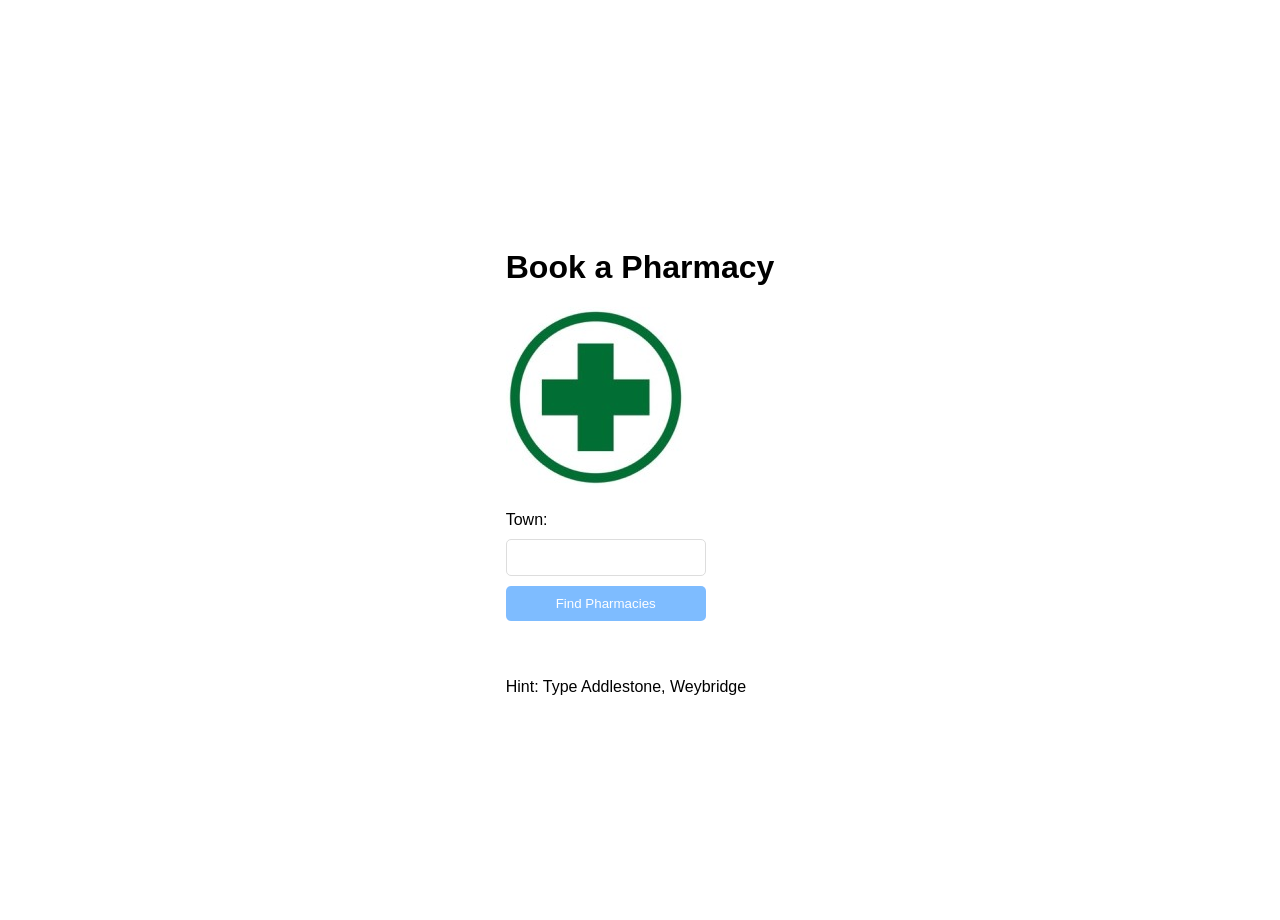
<file: index.html>
<!DOCTYPE html>
<html lang="en">
  <head>
    <meta charset="UTF-8" />
    <meta name="viewport" content="width=device-width, initial-scale=1.0" />
    <title>PharmaBook</title>
    <link rel="stylesheet" href="pharmastyle.css" />
  </head>
  <body>
    <div class="mainContainer">
      <div id="bookpharmacy">
        <h1>Book a Pharmacy</h1>
        <img src="plus.jpg" alt="Add" />
        <form id="postalCodeForm">
          <div class="formInputs">
            <label for="town">Town:</label>
            <input type="text" id="town" name="town" />
          </div>
          <button type="button" id="btnBookPharmacy">Find Pharmacies</button>
        </form>
        <br />
        <br />
        <p>Hint: Type Addlestone, Weybridge</p>
      </div>

      <div id="townresults">
        <h1>Results for</h1>
        <button type="button" id="btnSelectService">Select Service</button>
        <button type="button" class="btnBack" data-back-target="bookpharmacy">
          Back
        </button>
      </div>

      <div id="services">
        <h1>Available Services</h1>
        <button type="button" id="btnServices">Continue</button>
        <button type="button" class="btnBack" data-back-target="townresults">
          Back
        </button>
        <br />
        <div id="NHSPharmacyFirst"></div>
        <div id="NHSFree"></div>
        <div id="PrivateServices"></div>
      </div>

      <div id="selectservice">
        <h1>Selected Service</h1>
        <button type="button" class="btnBack" data-back-target="services">
          Back
        </button>
        <h1>Select Pharmacy</h1>
      </div>

      <div id="booktime">
        <h1>Book Timeslot</h1>
        <button type="button" id="btnBookTime">Book</button>
        <button type="button" class="btnBack" data-back-target="selectservice">
          Back
        </button>
      </div>

      <div id="clientdetail">
        <button type="button" class="btnBack" data-back-target="booktime">
          Back
        </button>

        <h1>Client Detail</h1>
        <form id="clientDetailForm">
          <div class="form-group">
            <label for="clientName">Name:</label>
            <input type="text" id="clientName" name="clientName" />
          </div>
          <div class="form-group">
            <label for="clientSurname">Surname:</label>
            <input type="text" id="clientSurname" name="clientSurname" />
          </div>
          <div class="form-group">
            <label for="clientEmail">Email:</label>
            <input type="email" id="clientEmail" name="clientEmail" />
          </div>
          <div class="form-group">
            <label for="clientPhone">Phone Number:</label>
            <input type="tel" id="clientPhone" name="clientPhone" />
          </div>
          <button type="submit" id="btnClientDetail">Book</button>
        </form>
      </div>

      <div id="confirmation">
        <h1>Confirmation</h1>
        <button type="button" id="btnConfirmation">Confirm</button>
        <button type="button" class="btnBack" data-back-target="clientdetail">
          Back
        </button>
      </div>
    </div>
    <script src="newpharmascript.js"></script>
  </body>
</html>
</file>
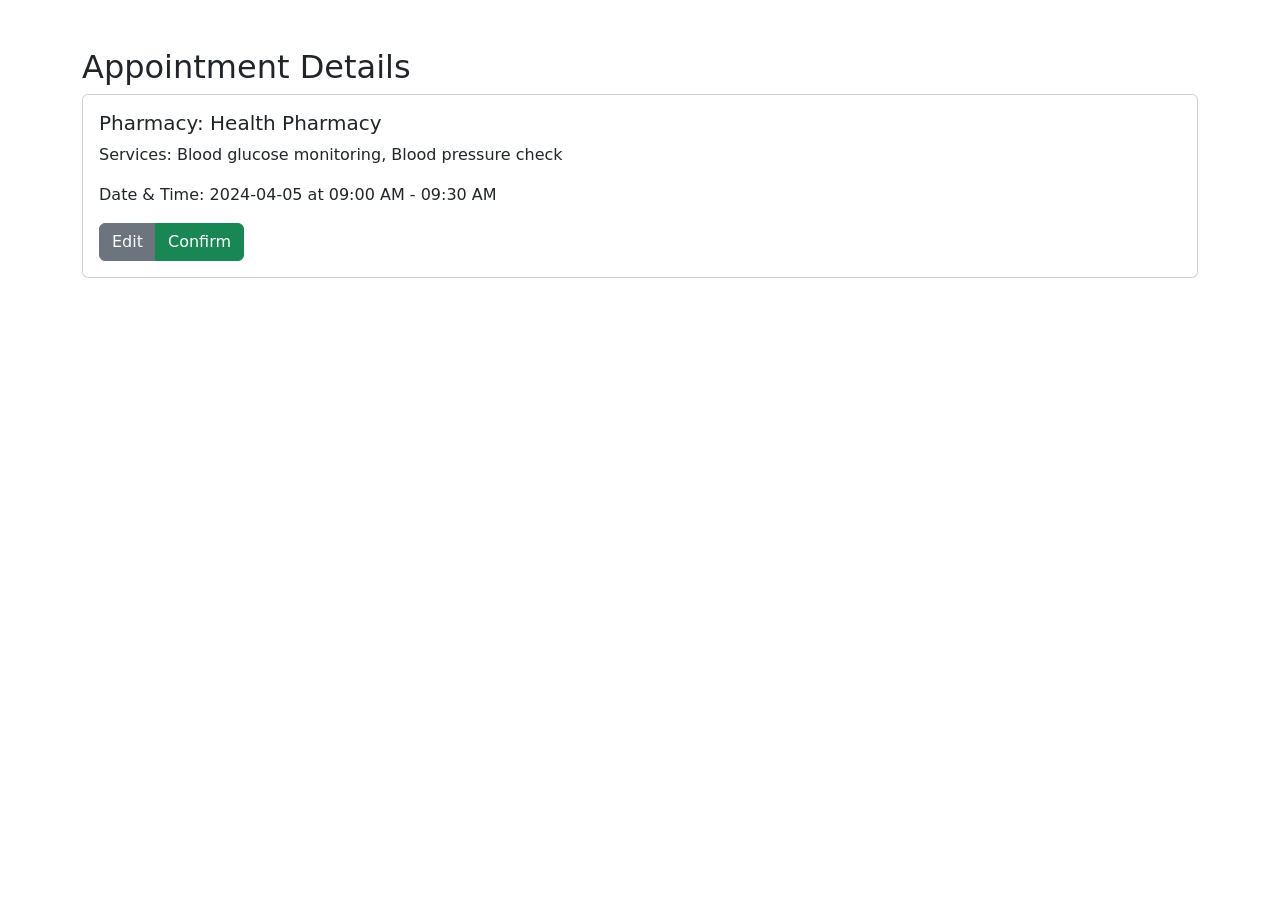
<file: appointment.html>
<!DOCTYPE html>
<html lang="en">
  <head>
    <!-- Required meta tags -->
    <meta charset="utf-8" />
    <meta name="viewport" content="width=device-width, initial-scale=1" />

    <!-- Bootstrap CSS -->
    <link
      href="https://cdn.jsdelivr.net/npm/bootstrap@5.0.2/dist/css/bootstrap.min.css"
      rel="stylesheet"
      crossorigin="anonymous"
    />

    <title>Booking Pharma</title>
  </head>
  <body>
    <!-- Navbar -->
    <!-- ... your navbar code ... -->

    <!-- Appointment Details Container -->
    <div class="container my-5">
      <h2>Appointment Details</h2>
      <div class="card">
        <div class="card-body">
          <h5 class="card-title" id="pharmacyName">Pharmacy: Loading...</h5>
          <p class="card-text" id="servicesList">Services: Loading...</p>
          <p class="card-text" id="appointmentDateTime">
            Date & Time: Loading...
          </p>

          <!-- Button Group for Edit and Confirm -->
          <div class="btn-group" role="group" aria-label="Basic example">
            <button type="button" id="editButton" class="btn btn-secondary">
              Edit
            </button>
            <button type="button" id="confirmButton" class="btn btn-success">
              Confirm
            </button>
          </div>
        </div>
      </div>
    </div>

    <!-- Bootstrap Bundle with Popper -->
    <script src="https://cdn.jsdelivr.net/npm/bootstrap@5.0.2/dist/js/bootstrap.bundle.min.js"></script>

    <!-- JavaScript to display the appointment details -->
    <script>
      // Example JSON object with appointment details
      const appointmentDetails = {
        pharmacy: {
          name: "Health Pharmacy",
          address: "123 Wellness Road, Healthville",
        },
        services: ["Blood glucose monitoring", "Blood pressure check"],
        date: "2024-04-05",
        time: "09:00 AM - 09:30 AM",
      };

      // Function to display the details
      function displayAppointmentDetails(details) {
        const pharmacyNameElement = document.getElementById("pharmacyName");
        const servicesListElement = document.getElementById("servicesList");
        const appointmentDateTimeElement = document.getElementById(
          "appointmentDateTime"
        );

        pharmacyNameElement.textContent = `Pharmacy: ${details.pharmacy.name}`;
        servicesListElement.textContent = `Services: ${details.services.join(
          ", "
        )}`;
        appointmentDateTimeElement.textContent = `Date & Time: ${details.date} at ${details.time}`;
      }

      // Add event listeners for the buttons
      document
        .getElementById("editButton")
        .addEventListener("click", function () {
          // TODO: Implement edit functionality
          console.log("Edit button clicked");
        });

      document
        .getElementById("confirmButton")
        .addEventListener("click", function () {
          // TODO: Implement confirm functionality
          console.log("Confirm button clicked");
        });

      // Call the function with the JSON object
      displayAppointmentDetails(appointmentDetails);
    </script>
  </body>
</html>
</file>
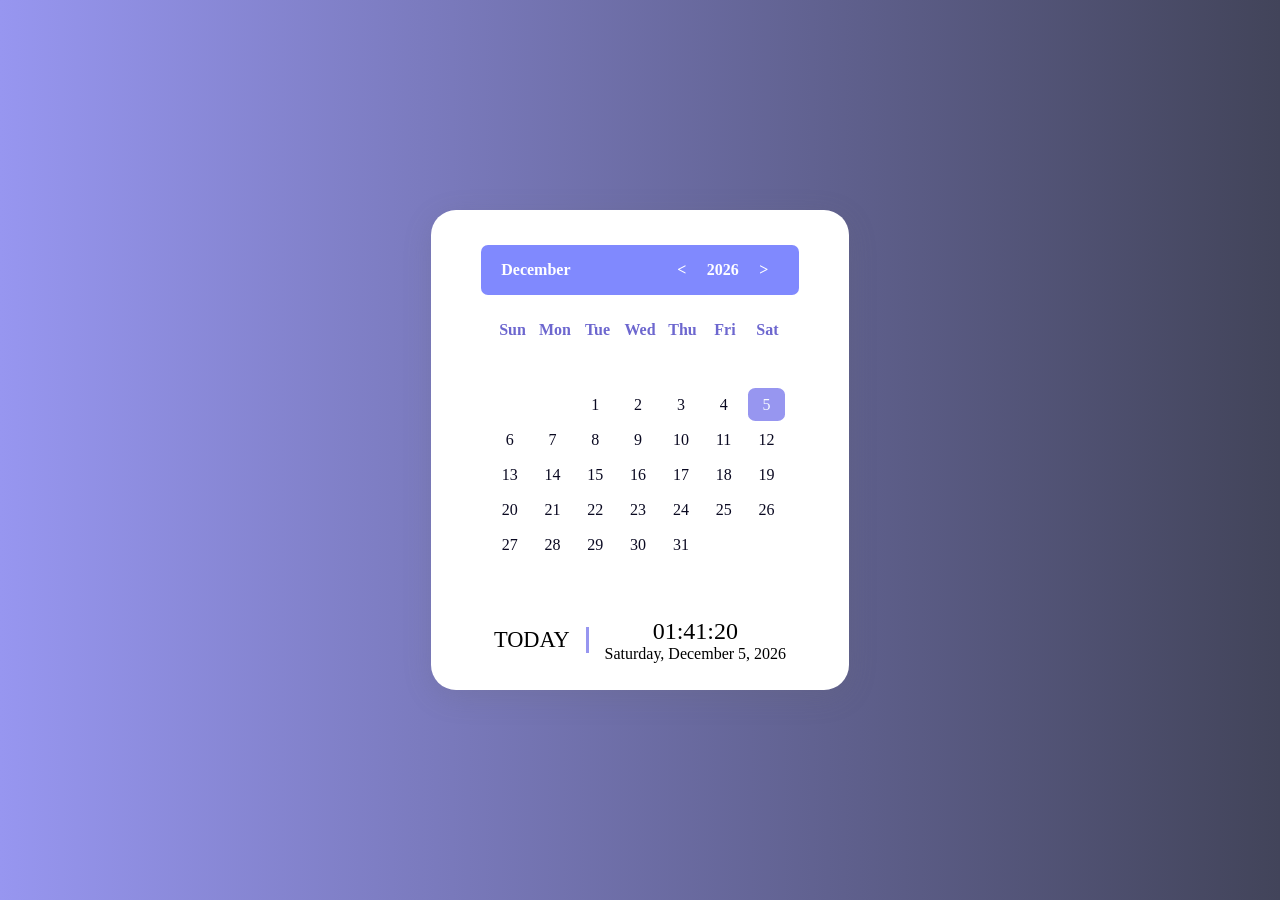
<file: calender.html>
<html lang="en">
  <head>
    <meta charset="UTF-8" />
    <meta http-equiv="X-UA-Compatible" content="IE=edge" />
    <meta name="viewport" content="width=device-width, initial-scale=1.0" />
    <title>Calendar</title>
    <link rel="stylesheet" href="calstyle.css" />
    <script src="calscript.js" defer></script>
  </head>

  <body>
    <div class="contianer">
      <div class="calendar">
        <div class="calendar-header">
          <span class="month-picker" id="month-picker"> May </span>
          <div class="year-picker" id="year-picker">
            <span class="year-change" id="pre-year">
              <pre><</pre>
            </span>
            <span id="year">2020 </span>
            <span class="year-change" id="next-year">
              <pre>></pre>
            </span>
          </div>
        </div>

        <div class="calendar-body">
          <div class="calendar-week-days">
            <div>Sun</div>
            <div>Mon</div>
            <div>Tue</div>
            <div>Wed</div>
            <div>Thu</div>
            <div>Fri</div>
            <div>Sat</div>
          </div>
          <div class="calendar-days"></div>
        </div>
        <div class="calendar-footer"></div>
        <div class="date-time-formate">
          <div class="day-text-formate">TODAY</div>
          <div class="date-time-value">
            <div class="time-formate">01:41:20</div>
            <div class="date-formate">03 - march - 2022</div>
          </div>
        </div>
        <div class="month-list"></div>
      </div>
    </div>
  </body>
</html>
</file>
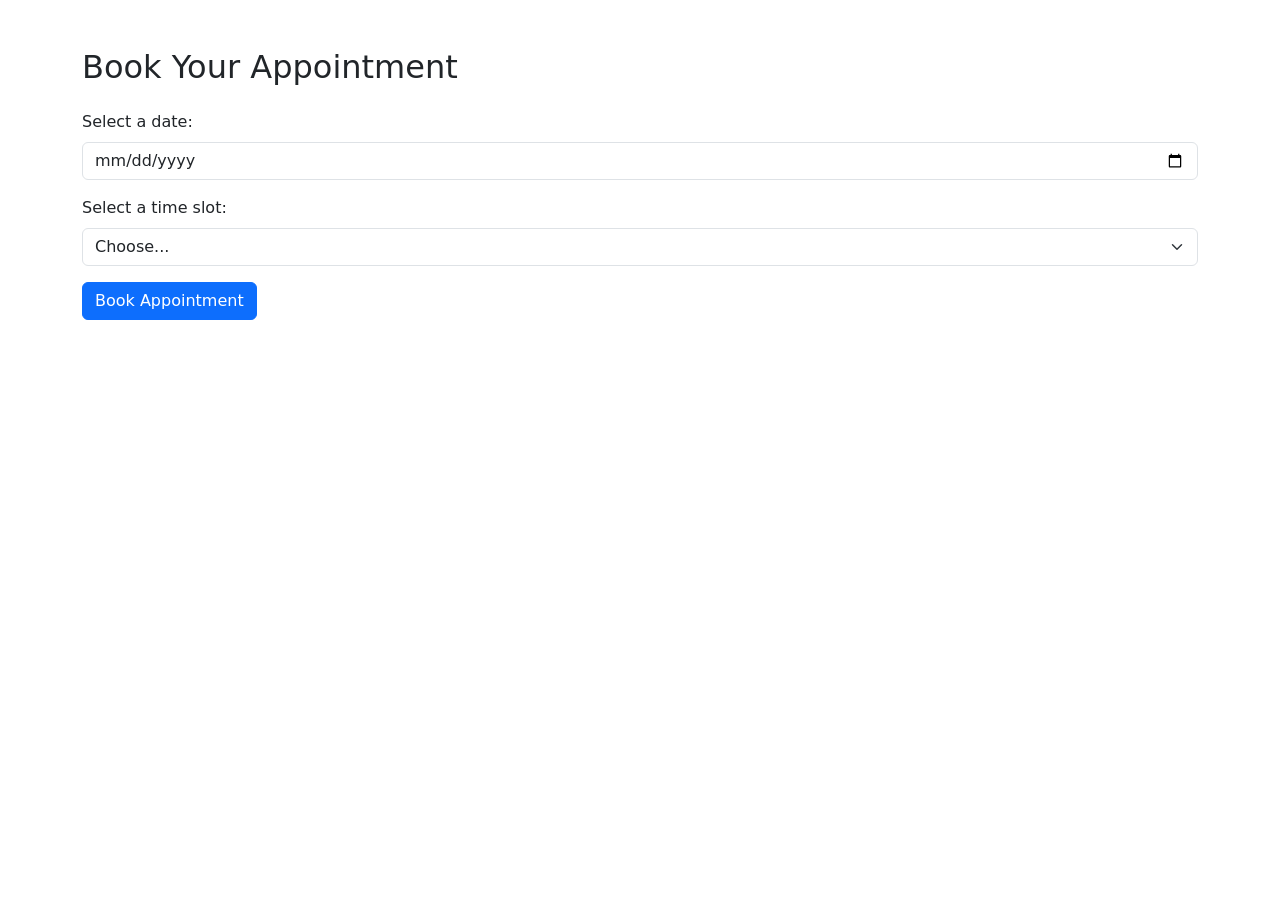
<file: dates.html>
<!DOCTYPE html>
<html lang="en">
  <head>
    <!-- Required meta tags -->
    <meta charset="utf-8" />
    <meta name="viewport" content="width=device-width, initial-scale=1" />

    <!-- Bootstrap CSS -->
    <link
      href="https://cdn.jsdelivr.net/npm/bootstrap@5.0.2/dist/css/bootstrap.min.css"
      rel="stylesheet"
      integrity="sha384-EVSTQN3/azprG1Anm3QDgpJLIm9Nao0Yz1ztcQTwFspd3yD65VohhpuuCOmLASjC"
      crossorigin="anonymous"
    />

    <title>Booking Pharma</title>
  </head>
  <body>
    <!-- Navbar -->
    <!-- ... your navbar code ... -->

    <!-- Appointment Booking Container -->
    <div class="container my-5">
      <h2>Book Your Appointment</h2>
      <form id="appointmentForm" class="my-4">
        <!-- Calendar Widget for Date Selection -->
        <div class="mb-3">
          <label for="dateInput" class="form-label">Select a date:</label>
          <input type="date" class="form-control" id="dateInput" required />
        </div>
        <!-- Time Slot Selection -->
        <div class="mb-3">
          <label for="timeSlotInput" class="form-label"
            >Select a time slot:</label
          >
          <select class="form-select" id="timeSlotInput" required>
            <option value="">Choose...</option>
            <option value="09:00">09:00 AM - 09:30 AM</option>
            <option value="09:30">09:30 AM - 10:00 AM</option>
            <!-- Add more time slots as needed -->
          </select>
        </div>
        <button type="submit" class="btn btn-primary">Book Appointment</button>
      </form>
    </div>

    <!-- Bootstrap Bundle with Popper -->
    <script src="https://cdn.jsdelivr.net/npm/bootstrap@5.0.2/dist/js/bootstrap.bundle.min.js"></script>

    <!-- Optional JavaScript to handle form submission -->
    <script>
      document
        .getElementById("appointmentForm")
        .addEventListener("submit", function (event) {
          event.preventDefault(); // Prevent the default form submit action
          const selectedDate = document.getElementById("dateInput").value;
          const selectedTimeSlot =
            document.getElementById("timeSlotInput").value;
          // TODO: Implement booking logic here
          console.log(
            "Appointment booked for:",
            selectedDate,
            "at",
            selectedTimeSlot
          );
          // You could make an AJAX request to your server here to record the booking
        });
    </script>
  </body>
</html>
</file>
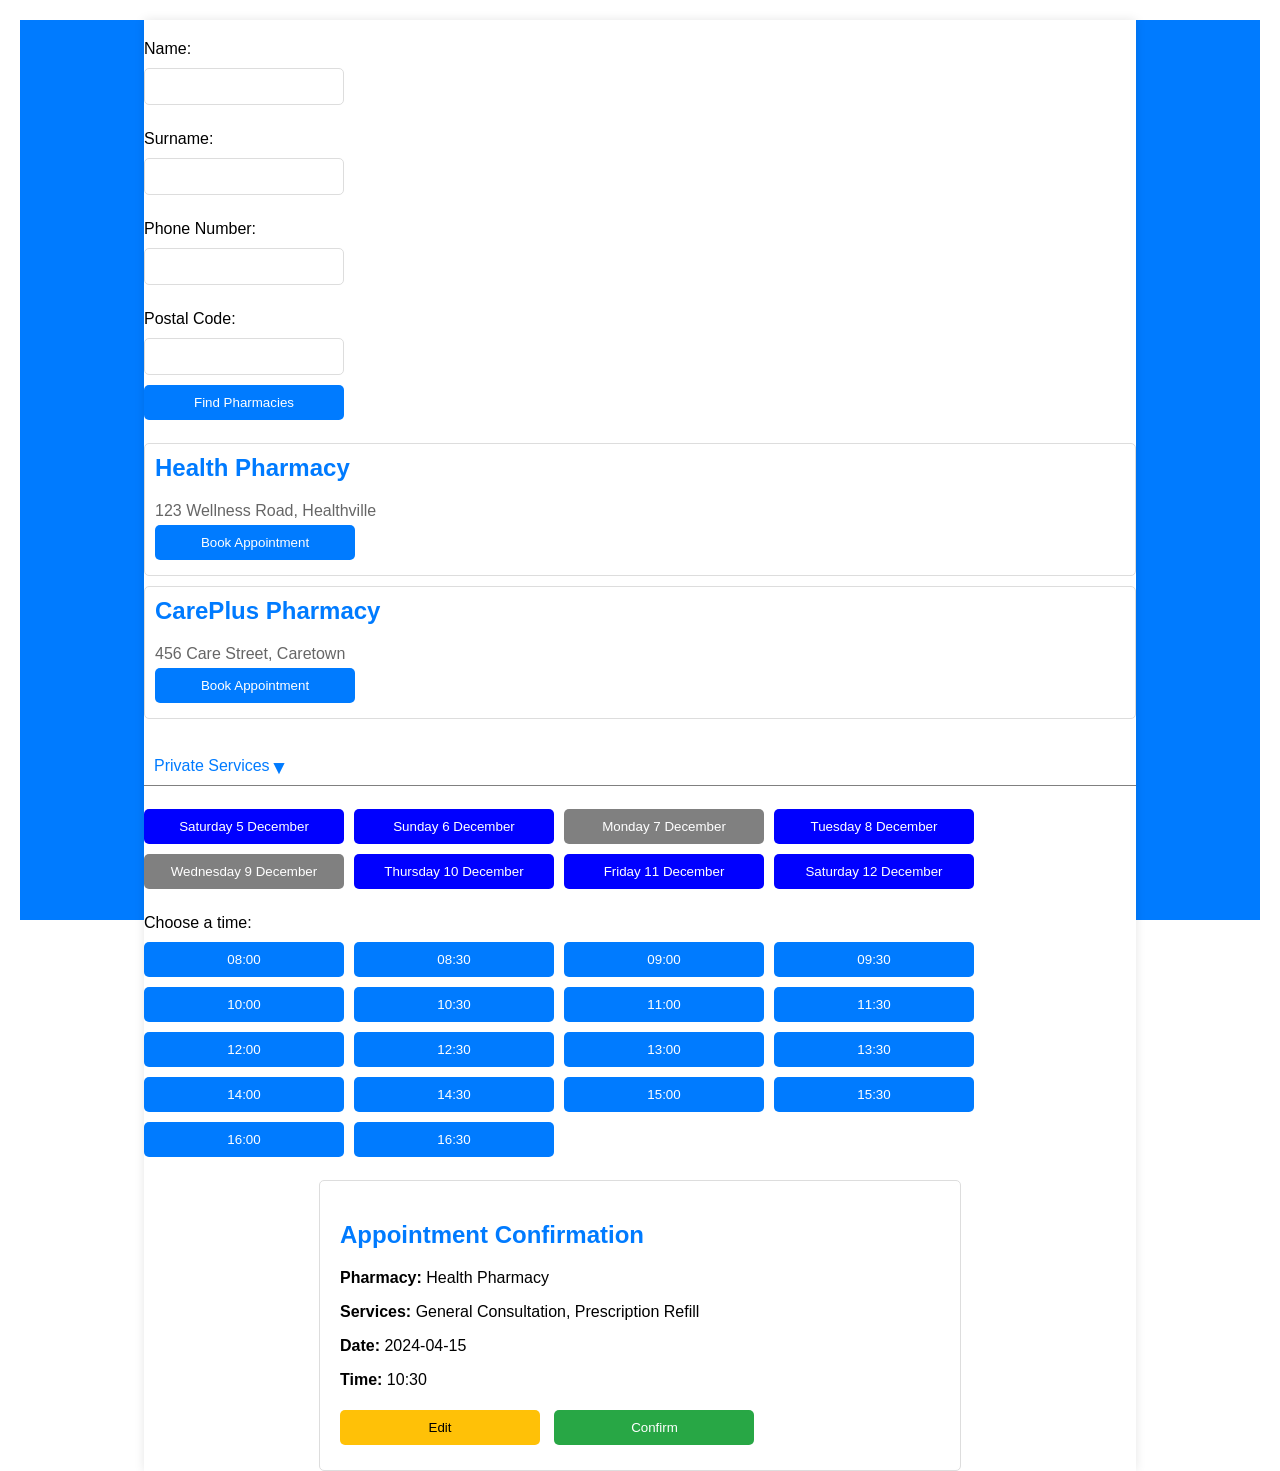
<file: demo.html>
<!DOCTYPE html>
<html lang="en">
  <head>
    <meta charset="UTF-8" />
    <meta name="viewport" content="width=device-width, initial-scale=1.0" />
    <title>Expandable Radio List</title>
    <link rel="stylesheet" href="style.css" />
  </head>
  <body>
    <div class="mainContainer">
      <!-- Sign Up -->
      <form id="postalCodeForm">
        <div class="formInputs">
          <!-- New container for inputs and labels -->
          <label for="name">Name:</label>
          <input type="text" id="name" name="name" />
          <label for="surname">Surname:</label>
          <input type="text" id="surname" name="surname" />
          <label for="phoneNumber">Phone Number:</label>
          <input type="text" id="phoneNumber" name="phoneNumber" />
          <label for="postalCode">Postal Code:</label>
          <input type="text" id="postalCode" name="postalCode" />
        </div>
        <button type="button" onclick="findPostalCode()">
          Find Pharmacies
        </button>
      </form>

      <br />

      <!-- Pharmacies -->
      <div id="pharmaciesList"></div>

      <br />
      <!-- List Container Start -->
      <div id="listContainer">
        <div class="listItem" onclick="toggleList()">Private Services</div>
        <form id="radioList" class="hidden"></form>
        <!-- Radio buttons will be appended here -->
        <!-- Postal Code Form remains the same -->
      </div>

      <br />

      <!-- Appointment -->
      <form id="appointmentForm">
        <div id="dateButtons"></div>
        <!-- Container for date buttons -->

        <label for="timeSlots">Choose a time:</label>
        <div id="timeSlots"></div>
        <!-- New container for time slot buttons -->
      </form>

      <br />

      <!-- Confirmation -->
      <div id="confirmationScreen">
        <h2>Appointment Confirmation</h2>
        <p><strong>Pharmacy:</strong> <span id="selectedPharmacy"></span></p>
        <p><strong>Services:</strong> <span id="selectedServices"></span></p>
        <p><strong>Date:</strong> <span id="selectedDate"></span></p>
        <p><strong>Time:</strong> <span id="selectedTime"></span></p>

        <button id="editButton">Edit</button>
        <button id="confirmButton">Confirm</button>
      </div>
    </div>
    <script src="script.js"></script>
  </body>
</html>
</file>
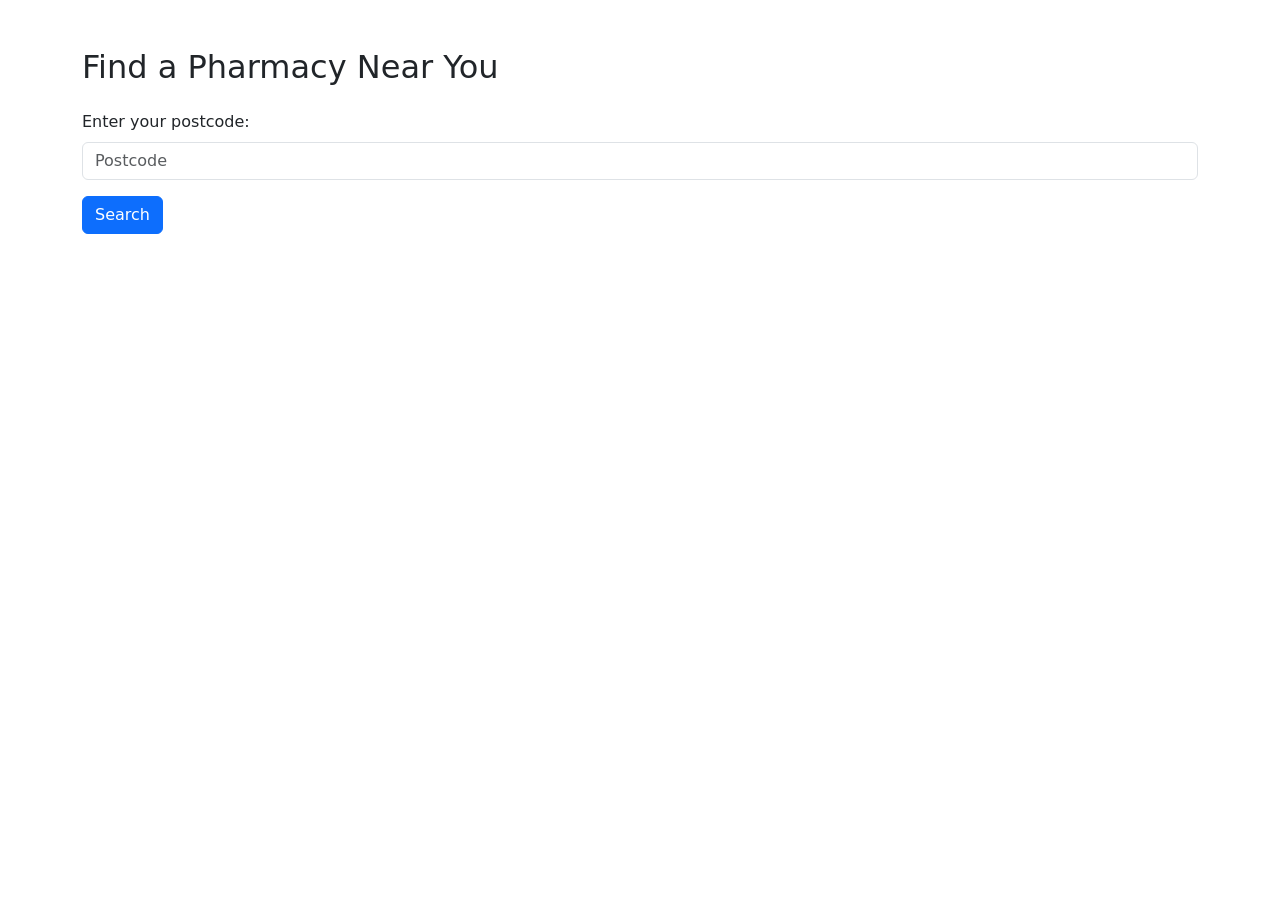
<file: findpharmacy.html>
<!DOCTYPE html>
<html lang="en">
  <head>
    <!-- Required meta tags -->
    <meta charset="utf-8" />
    <meta name="viewport" content="width=device-width, initial-scale=1" />

    <!-- Bootstrap CSS -->
    <link
      href="https://cdn.jsdelivr.net/npm/bootstrap@5.0.2/dist/css/bootstrap.min.css"
      rel="stylesheet"
      integrity="sha384-EVSTQN3/azprG1Anm3QDgpJLIm9Nao0Yz1ztcQTwFspd3yD65VohhpuuCOmLASjC"
      crossorigin="anonymous"
    />

    <title>Booking Pharma</title>
  </head>
  <body>
    <!-- Navbar -->
    <!-- ... your navbar code ... -->

    <!-- Content -->
    <div class="container my-5">
      <h2>Find a Pharmacy Near You</h2>
      <form id="pharmacySearchForm" class="my-4">
        <div class="mb-3">
          <label for="postcodeInput" class="form-label"
            >Enter your postcode:</label
          >
          <input
            type="text"
            class="form-control"
            id="postcodeInput"
            placeholder="Postcode"
          />
        </div>
        <button type="submit" class="btn btn-primary">Search</button>
      </form>
    </div>

    <!-- Bootstrap Bundle with Popper -->
    <script src="https://cdn.jsdelivr.net/npm/bootstrap@5.0.2/dist/js/bootstrap.bundle.min.js"></script>

    <!-- Optional JavaScript to handle the pharmacy search (this will be pseudo-code as it requires backend logic to actually perform the search) -->
    <script>
      document
        .getElementById("pharmacySearchForm")
        .addEventListener("submit", function (event) {
          event.preventDefault(); // Prevent the default form submit action
          const postcode = document.getElementById("postcodeInput").value;
          // TODO: Implement the search logic here, possibly sending the postcode to a backend service that returns nearby pharmacies
          console.log("Search for pharmacies near:", postcode);
          // You would typically make an AJAX request to your backend here
        });
    </script>
  </body>
</html>
</file>
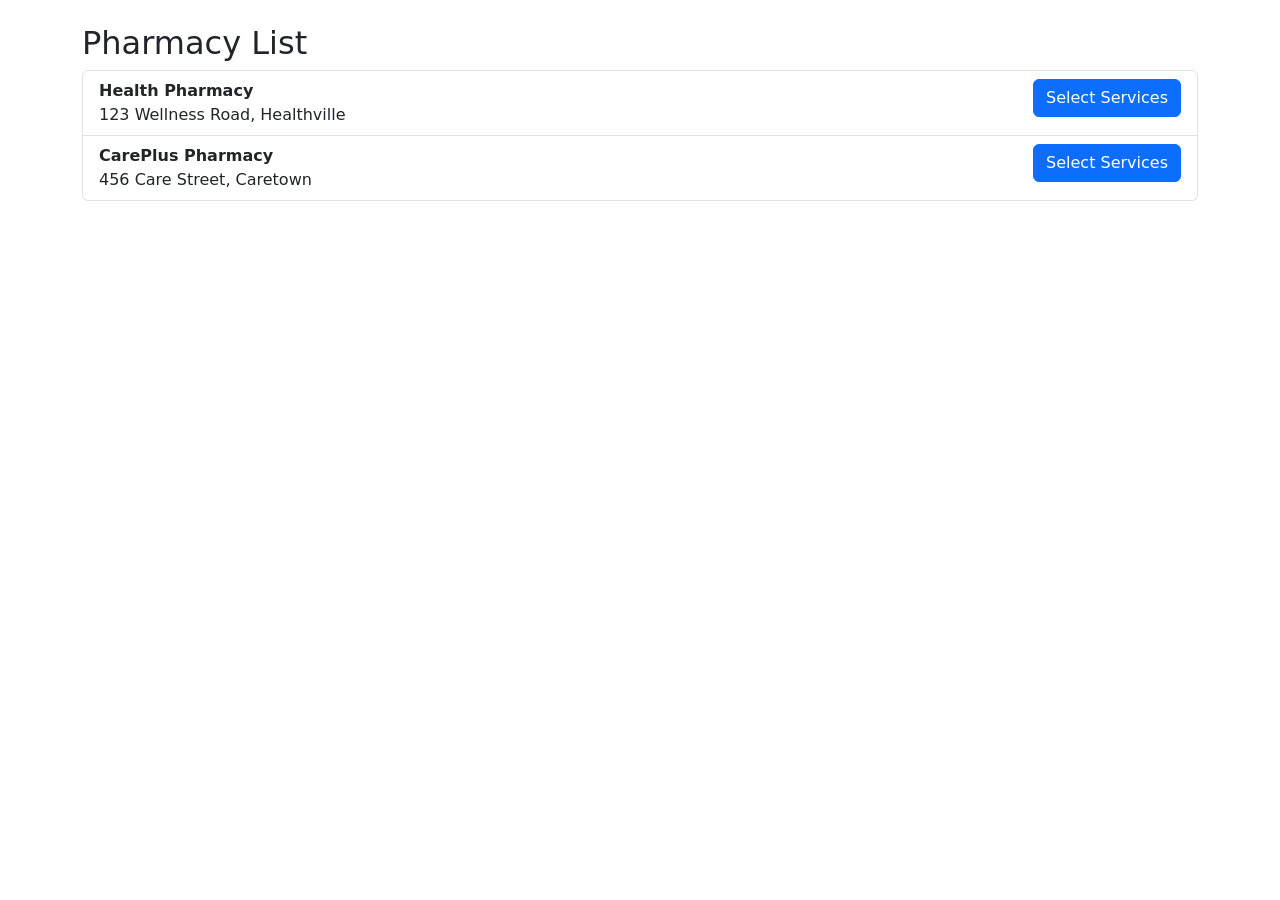
<file: pharmacies.html>
<!DOCTYPE html>
<html lang="en">
  <head>
    <!-- Required meta tags -->
    <meta charset="utf-8" />
    <meta name="viewport" content="width=device-width, initial-scale=1" />

    <!-- Bootstrap CSS -->
    <link
      href="https://cdn.jsdelivr.net/npm/bootstrap@5.0.2/dist/css/bootstrap.min.css"
      rel="stylesheet"
      crossorigin="anonymous"
    />

    <title>Booking Pharma</title>
  </head>
  <body>
    <!-- Navbar -->
    <!-- ... your navbar code ... -->

    <!-- Pharmacy List Container -->
    <div class="container mt-4">
      <h2>Pharmacy List</h2>
      <ul id="pharmacyList" class="list-group">
        <!-- Pharmacy items will be added here -->
      </ul>
    </div>

    <!-- Bootstrap Bundle with Popper -->
    <script src="https://cdn.jsdelivr.net/npm/bootstrap@5.0.2/dist/js/bootstrap.bundle.min.js"></script>

    <!-- JavaScript to dynamically add pharmacies -->
    <script>
      // Example JSON data for the pharmacies
      const pharmaciesJson = [
        {
          name: "Health Pharmacy",
          address: "123 Wellness Road, Healthville",
        },
        {
          name: "CarePlus Pharmacy",
          address: "456 Care Street, Caretown",
        },
        // More pharmacies...
      ];

      // Function to add pharmacies to the page
      function displayPharmacies(pharmacies) {
        const list = document.getElementById("pharmacyList");
        // Clear the list first
        list.innerHTML = "";

        // Iterate over the JSON array
        pharmacies.forEach((pharmacy) => {
          const listItem = document.createElement("li");
          listItem.className =
            "list-group-item d-flex justify-content-between align-items-start";

          const infoDiv = document.createElement("div");
          infoDiv.innerHTML = `<strong>${pharmacy.name}</strong><br>${pharmacy.address}`;

          const selectButton = document.createElement("button");
          selectButton.className = "btn btn-primary";
          selectButton.textContent = "Select Services";
          selectButton.onclick = function () {
            // TODO: Implement the action to be taken when the button is clicked
            console.log(`Services selected for ${pharmacy.name}`);
          };

          listItem.appendChild(infoDiv);
          listItem.appendChild(selectButton);

          list.appendChild(listItem);
        });
      }

      // Call the function with the JSON data
      displayPharmacies(pharmaciesJson);
    </script>
  </body>
</html>
</file>
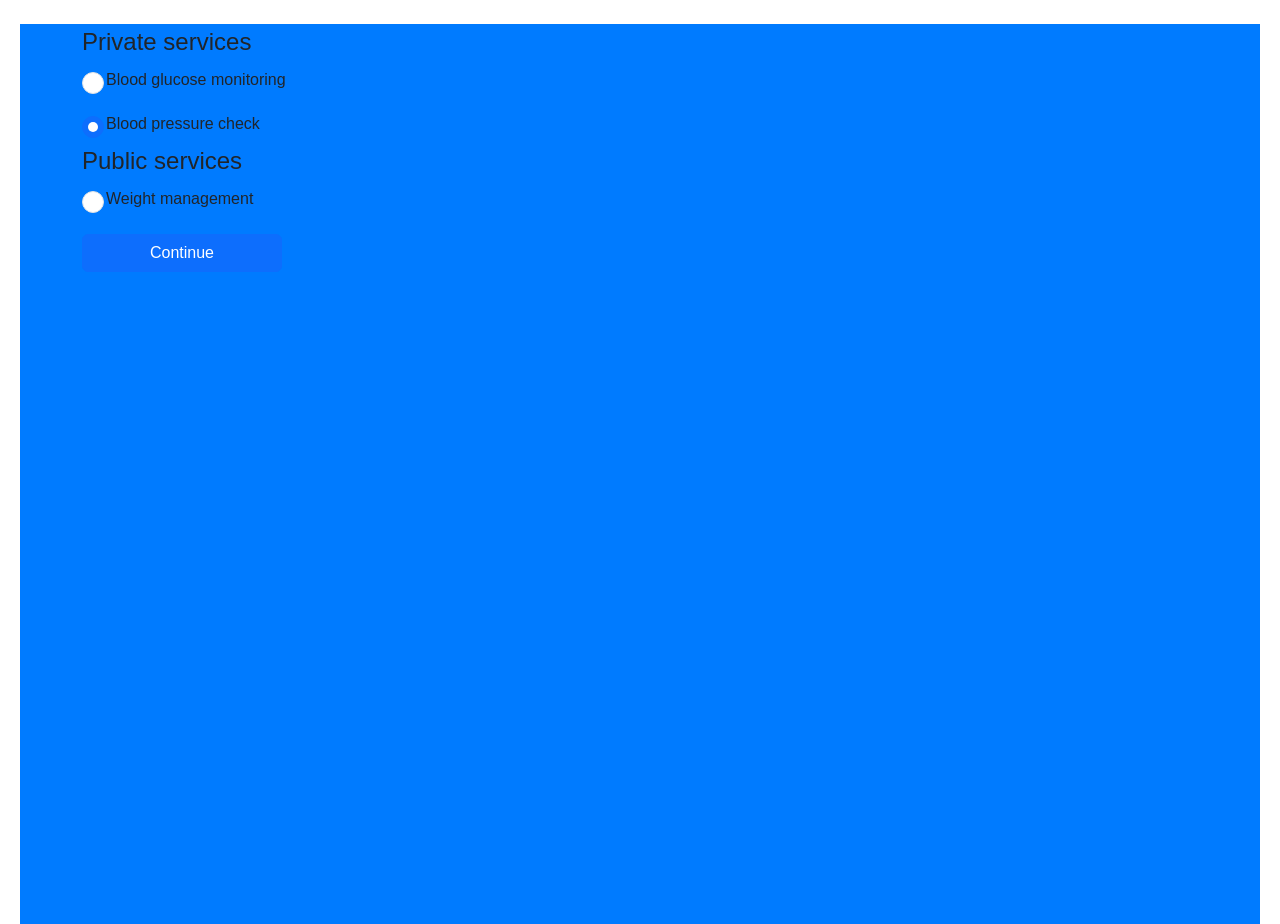
<file: services.html>
<!DOCTYPE html>
<html lang="en">
  <head>
    <!-- Required meta tags -->
    <meta charset="utf-8" />
    <meta name="viewport" content="width=device-width, initial-scale=1" />

    <!-- Bootstrap CSS -->
    <link
      href="https://cdn.jsdelivr.net/npm/bootstrap@5.0.2/dist/css/bootstrap.min.css"
      rel="stylesheet"
      integrity="sha384-EVSTQN3/azprG1Anm3QDgpJLIm9Nao0Yz1ztcQTwFspd3yD65VohhpuuCOmLASjC"
      crossorigin="anonymous"
    />
    <link rel="stylesheet" href="style.css" />
    <!-- Assuming your CSS file is named style.css -->

    <title>Booking Pharma</title>
  </head>
  <body>
    <!-- Navbar -->
    <!-- ... your navbar code ... -->

    <!-- Service Selection Form -->
    <div class="container my-4">
      <form id="serviceForm">
        <!-- Dynamic Services will be added here -->
      </form>

      <button type="submit" form="serviceForm" class="btn btn-primary mt-3">
        Continue
      </button>
    </div>

    <!-- Bootstrap Bundle with Popper -->
    <script
      src="https://cdn.jsdelivr.net/npm/bootstrap@5.0.2/dist/js/bootstrap.bundle.min.js"
      integrity="sha384-MrcW6ZMFYlzcLA8Nl+NtUVF0sA7MsXsP1UyJoMp4YLEuNSfAP+JcXn/tWtIaxVXM"
      crossorigin="anonymous"
    ></script>
    <!-- JavaScript to create Private Services -->
    <script>
      // Service data
      const privateServices = [
        { id: "glucoseMonitoring", label: "Blood glucose monitoring" },
        {
          id: "bloodPressureCheck",
          label: "Blood pressure check",
          checked: true,
        },
        // Add more private services as needed
      ];
      const publicServices = [
        { id: "weight", label: "Weight management" },

        // Add more private services as needed
      ];
      // Function to add services to form
      function addServicesToForm(services, legendText, form) {
        const fieldset = document.createElement("fieldset");
        const legend = document.createElement("legend");
        legend.textContent = legendText;
        fieldset.appendChild(legend);

        services.forEach((service) => {
          const div = document.createElement("div");
          div.className = "form-check";

          const input = document.createElement("input");
          input.className = "form-check-input";
          input.type = "radio";
          input.name = "serviceOptions";
          input.id = service.id;
          if (service.checked) input.checked = true;

          const label = document.createElement("label");
          label.className = "form-check-label";
          label.htmlFor = service.id;
          label.textContent = service.label;

          div.appendChild(input);
          div.appendChild(label);
          fieldset.appendChild(div);
        });

        form.appendChild(fieldset);
      }

      // Get the form element
      const form = document.getElementById("serviceForm");

      // Add Private and Public Services
      addServicesToForm(privateServices, "Private services", form);
      addServicesToForm(publicServices, "Public services", form);
    </script>
  </body>
</html>
</file>
<file: pharmastyle.css>
/* main container */
body,
html {
  height: 100%;
  margin: 0;
  background-color: #fff; /* Match the main container background */
}

body {
  background-color: white; /* Set the default background color */
  display: flex;
  justify-content: center; /* Center horizontally */
  align-items: center; /* Center vertically */
  min-height: 100vh; /* Minimum height of 100% of the viewport height */
}

.mainContainer {
  width: 100%;
  margin: 0 auto;
  background-color: #fff;
  display: flex;
  flex-direction: column;
  align-items: center;
}

/* Media query for devices with a width greater than 992px */
@media (max-width: 992px) {
  .mainContainer {
    width: 100%;
    box-shadow: none;
  }
}

/* List Item adjustments */
.listItem {
  cursor: pointer;
  padding: 10px;
  color: #007bff;
  border: none; /* Remove border */
  border-bottom: 1px solid grey; /* Grey underline */
  margin-top: 0; /* Adjust if necessary */
}
.listItem::after {
  content: "▼"; /* Down arrow symbol */
  font-size: 1.2em; /* Adjust the size of the arrow as needed */
  position: absolute;
  /* Distance from the right edge of the listItem  */
}

/* Initially hide the form */
.hidden {
  display: none;
}

/* Radio Item adjustments */
.radioItem {
  display: block; /* Keep each radio button on a new line */
  margin: 5px 0; /* Space out the radio buttons */
  padding: 10px;
  border: none; /* Remove border */
  color: grey; /* Change text color to grey */
  cursor: pointer;
}

/* Sign Up*/
#postalCodeForm {
  display: flex;
  flex-direction: column;
  justify-content: space-between; /* Aligns children (input container and button) */
  height: 100%; /* Adjust based on your needs */
}

.formInputs {
  flex-grow: 1; /* Allows the input container to grow and push the button down */
}

/* Pharmacy */
.pharmacy {
  border: 1px solid #ddd;
  padding: 10px;
  margin-bottom: 10px;
  border-radius: 5px;
}

.pharmacy h2 {
  margin-top: 0;
  color: #007bff;
}

.pharmacy address {
  font-style: normal;
  color: #666;
}

/* form */

body {
  font-family: Arial, sans-serif;
  margin: 20px;
}

label {
  display: block;
  margin: 20px 0 5px;
}

input,
select,
button {
  padding: 10px;
  margin: 5px 0;
  border: 1px solid #ddd;
  border-radius: 5px;
  width: 200px;
  box-sizing: border-box; /* Ensures padding does not add to overall width */
}

button {
  background-color: #007bff;
  color: white;
  border: none;
  cursor: pointer;
}

/* confirmation */

body {
  font-family: Arial, sans-serif;
  margin: 20px;
}

#confirmationScreen {
  border: 1px solid #ddd;
  padding: 20px;
  border-radius: 5px;
  max-width: 600px;
  margin: auto;
}

h2 {
  color: #007bff;
}

button {
  padding: 10px 20px;
  margin-right: 10px;
  border: none;
  border-radius: 5px;
  cursor: pointer;
}

#editButton {
  background-color: #ffc107;
  color: black;
}

#confirmButton {
  background-color: #28a745;
  color: white;
}

/* Service Styling */
.serviceTitle {
  background-color: white;
  color: #007bff;
  padding: 10px;
  border-bottom: 2px solid #007bff;
  cursor: pointer;
  display: flex;
  justify-content: space-between;
  align-items: center;
}

.serviceTitle::after {
  content: "▼";
  font-size: 1em;
}

.serviceItems {
  display: none;
  padding: 10px;
  border-left: 2px solid #007bff;
  border-right: 2px solid #007bff;
  border-bottom: 2px solid #007bff;
}

/* When a serviceTitle is clicked, the ::after content changes to indicate an "up" arrow */
.serviceTitle.active::after {
  content: "▲";
}

.hidden {
  display: none;
}

.serviceItems:not(.hidden) {
  display: block; /* or another appropriate display type */
}

.serviceItemLabel {
  display: block;
  margin: 5px 0;
  cursor: pointer;
  color: #007bff;
}

.serviceItemLabel input[type="radio"] {
  margin-right: 10px;
}

#confirmation h2 {
  color: #333;
  margin-top: 20px;
}

#confirmation p {
  margin-left: 20px;
}
</file>
<file: calstyle.css>
* {
  padding: 0;
  margin: 0;
  font-family: consolas;
  box-sizing: border-box;
}

body {
  display: flex;
  height: 100vh;
  width: 100%;
  justify-content: center;
  align-items: center;
  place-items: center;
  background: linear-gradient(to right, #9796f0, #42445a);
  overflow: hidden;
}

.calendar {
  height: 30rem;
  width: max-content;
  background-color: white;
  border-radius: 25px;
  overflow: hidden;
  padding: 35px 50px 0px 50px;
}

.calendar {
  box-shadow: rgba(100, 100, 111, 0.2) 0px 7px 29px 0px;
}

.calendar-header {
  background: #8089fe;
  display: flex;
  justify-content: space-between;
  border-radius: 7px;
  align-items: center;
  font-weight: 700;
  color: #ffffff;
  padding: 10px;
}

.calendar-body {
  padding: 10px;
}

.calendar-week-days {
  display: grid;
  grid-template-columns: repeat(7, 1fr);
  font-weight: 600;
  cursor: pointer;
  color: rgb(104, 104, 104);
}

.calendar-week-days div:hover {
  color: black;
  transform: scale(1.2);
  transition: all 0.2s ease-in-out;
}

.calendar-week-days div {
  display: grid;
  place-items: center;
  color: #6d67cf;
  height: 50px;
}

.calendar-days {
  display: grid;
  grid-template-columns: repeat(7, 1fr);
  gap: 2px;
  color: #0a0921;
}

.calendar-days div {
  width: 37px;
  height: 33px;
  display: flex;
  align-items: center;
  justify-content: center;
  padding: 5px;
  position: relative;
  cursor: pointer;
  animation: to-top 1s forwards;
}

.month-picker {
  padding: 5px 10px;
  border-radius: 10px;
  cursor: pointer;
}

.year-picker {
  display: flex;
  align-items: center;
}

.year-change {
  height: 30px;
  width: 30px;
  border-radius: 50%;
  display: grid;
  place-items: center;
  margin: 0px 10px;
  cursor: pointer;
}

.year-change:hover {
  background-color: #9796f0;
  transition: all 0.2s ease-in-out;
  transform: scale(1.12);
}

.calendar-footer {
  padding: 10px;
  display: flex;
  justify-content: flex-end;
  align-items: center;
}

#year:hover {
  cursor: pointer;
  transform: scale(1.2);
  transition: all 0.2 ease-in-out;
}

.calendar-days div span {
  position: absolute;
}

.calendar-days div:hover {
  transition: width 0.2s ease-in-out, height 0.2s ease-in-out;
  background-color: #fbc7d4;
  border-radius: 20%;
  color: #f8fbff;
}

.calendar-days div.current-date {
  color: #f8fbff;
  background-color: #9796f0;
  border-radius: 20%;
}

.month-list {
  position: relative;
  left: 0;
  top: -130px;
  background-color: #ebebeb;
  color: #151426;
  display: grid;
  grid-template-columns: repeat(3, auto);
  gap: 5px;
  border-radius: 20px;
}

.month-list > div {
  display: grid;
  place-content: center;
  margin: 5px 10px;
  transition: all 0.2s ease-in-out;
}

.month-list > div > div {
  border-radius: 15px;
  padding: 10px;
  cursor: pointer;
}

.month-list > div > div:hover {
  background-color: #9796f0;
  color: #f8fbff;
  transform: scale(0.9);
  transition: all 0.2s ease-in-out;
}

.month-list.show {
  visibility: visible;
  pointer-events: visible;
  transition: 0.6s ease-in-out;
  animation: to-left 0.71s forwards;
}

.month-list.hideonce {
  visibility: hidden;
}

.month-list.hide {
  animation: to-right 1s forwards;
  visibility: none;
  pointer-events: none;
}

.date-time-formate {
  height: 4rem;
  width: 100%;
  font-family: Dubai Light, Century Gothic;
  position: relative;
  display: flex;
  top: 50px;
  justify-content: center;
  align-items: center;
}

.day-text-formate {
  font-family: Microsoft JhengHei UI;
  font-size: 1.4rem;
  padding-right: 5%;
  border-right: 3px solid #9796f0;
}

.date-time-value {
  display: block;
  position: relative;
  text-align: center;
  padding-left: 5%;
}

.time-formate {
  font-size: 1.5rem;
}

.time-formate.hideTime {
  animation: hidetime 1.5s forwards;
}

.day-text-formate.hidetime {
  animation: hidetime 1.5s forwards;
}

.date-formate.hideTime {
  animation: hidetime 1.5s forwards;
}

.day-text-formate.showtime {
  animation: showtime 1s forwards;
}

.time-formate.showtime {
  animation: showtime 1s forwards;
}

.date-formate.showtime {
  animation: showtime 1s forwards;
}

@keyframes to-top {
  0% {
    transform: translateY(0);
    opacity: 0;
  }

  100% {
    transform: translateY(100%);
    opacity: 1;
  }
}

@keyframes to-left {
  0% {
    transform: translatex(230%);
    opacity: 1;
  }

  100% {
    transform: translatex(0);
    opacity: 1;
  }
}

@keyframes to-right {
  10% {
    transform: translatex(0);
    opacity: 1;
  }

  100% {
    transform: translatex(-150%);
    opacity: 1;
  }
}

@keyframes showtime {
  0% {
    transform: translatex(250%);
    opacity: 1;
  }

  100% {
    transform: translatex(0%);
    opacity: 1;
  }
}

@keyframes hidetime {
  0% {
    transform: translatex(0%);
    opacity: 1;
  }

  100% {
    transform: translatex(-370%);
    opacity: 1;
  }
}
</file>
<file: style.css>
/* main container */
body,
html {
  height: 100%;
  margin: 0;
  background-color: #fff; /* Match the main container background */
}

body {
  background-color: #007bff; /* Set the default background color */
}
.mainContainer {
  width: 100%;
  margin: 0 auto;
  background-color: #fff;
}
/* Media query for devices with a width greater than 992px */
@media (min-width: 992px) {
  .mainContainer {
    width: 80%;
    box-shadow: 0 0 10px rgba(0, 0, 0, 0.1);
    /* If you wish to see no grey background on larger screens, ensure
       that the body or any wrapping elements don't have a different background set. */
  }
}

/* List Item adjustments */
.listItem {
  cursor: pointer;
  padding: 10px;
  color: #007bff;
  border: none; /* Remove border */
  border-bottom: 1px solid grey; /* Grey underline */
  margin-top: 0; /* Adjust if necessary */
}
.listItem::after {
  content: "▼"; /* Down arrow symbol */
  font-size: 1.2em; /* Adjust the size of the arrow as needed */
  position: absolute;
  /* Distance from the right edge of the listItem  */
}

/* Initially hide the form */
.hidden {
  display: none;
}

/* Radio Item adjustments */
.radioItem {
  display: block; /* Keep each radio button on a new line */
  margin: 5px 0; /* Space out the radio buttons */
  padding: 10px;
  border: none; /* Remove border */
  color: grey; /* Change text color to grey */
  cursor: pointer;
}

/* Sign Up*/
#postalCodeForm {
  display: flex;
  flex-direction: column;
  justify-content: space-between; /* Aligns children (input container and button) */
  height: 100%; /* Adjust based on your needs */
}

.formInputs {
  flex-grow: 1; /* Allows the input container to grow and push the button down */
}

/* Pharmacy */
.pharmacy {
  border: 1px solid #ddd;
  padding: 10px;
  margin-bottom: 10px;
  border-radius: 5px;
}

.pharmacy h2 {
  margin-top: 0;
  color: #007bff;
}

.pharmacy address {
  font-style: normal;
  color: #666;
}

/* form */

body {
  font-family: Arial, sans-serif;
  margin: 20px;
}

label {
  display: block;
  margin: 20px 0 5px;
}

input,
select,
button {
  padding: 10px;
  margin: 5px 0;
  border: 1px solid #ddd;
  border-radius: 5px;
  width: 200px;
  box-sizing: border-box; /* Ensures padding does not add to overall width */
}

button {
  background-color: #007bff;
  color: white;
  border: none;
  cursor: pointer;
}

/* confirmation */

body {
  font-family: Arial, sans-serif;
  margin: 20px;
}

#confirmationScreen {
  border: 1px solid #ddd;
  padding: 20px;
  border-radius: 5px;
  max-width: 600px;
  margin: auto;
}

h2 {
  color: #007bff;
}

button {
  padding: 10px 20px;
  margin-right: 10px;
  border: none;
  border-radius: 5px;
  cursor: pointer;
}

#editButton {
  background-color: #ffc107;
  color: black;
}

#confirmButton {
  background-color: #28a745;
  color: white;
}
</file>
